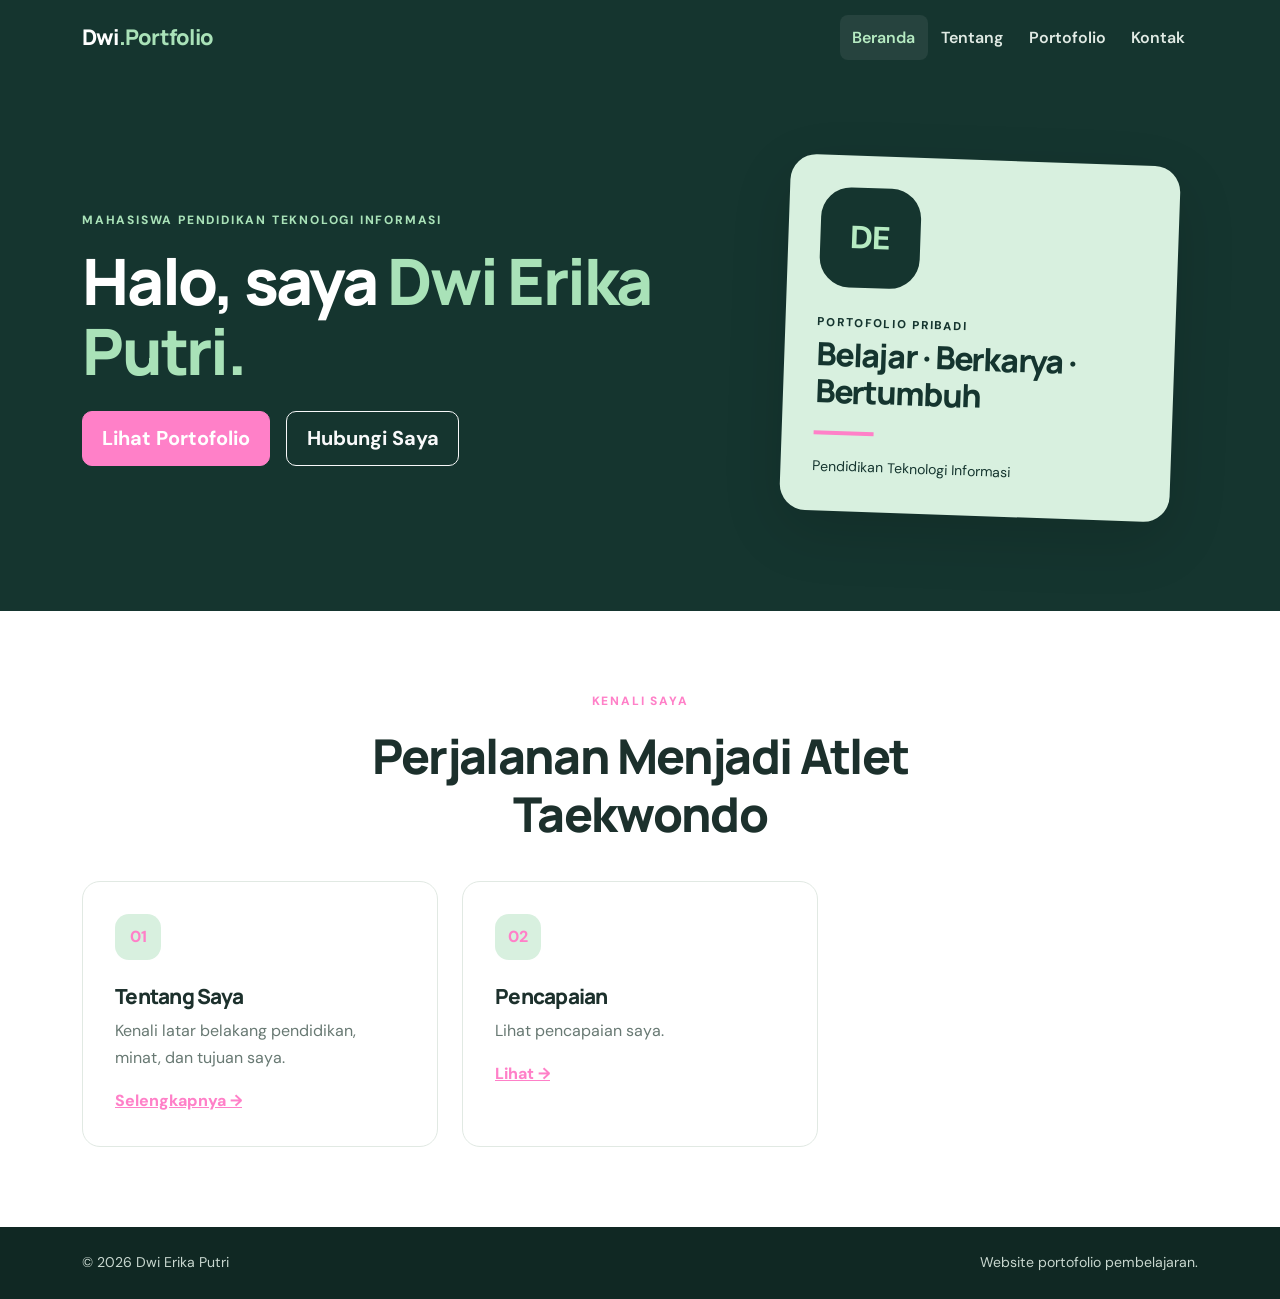
<file: index.html>
<!DOCTYPE html>
<html lang="id">
  <head>
    <meta charset="utf-8">
    <meta name="viewport" content="width=device-width, initial-scale=1">
    <title>Dwi Erika Putri | Portofolio</title>
    <link href="https://cdn.jsdelivr.net/npm/bootstrap@5.3.3/dist/css/bootstrap.min.css" rel="stylesheet">
    <link href="assets/css/style.css" rel="stylesheet">
  </head>
  <body>
    <nav class="navbar navbar-expand-lg navbar-dark sticky-top">
      <div class="container">
        <a class="navbar-brand" href="index.html">Dwi<span>.Portfolio</span></a>
        <button class="navbar-toggler" type="button" data-bs-toggle="collapse" data-bs-target="#nav" aria-controls="nav" aria-expanded="false" aria-label="Buka navigasi"><span class="navbar-toggler-icon"></span></button>
        <div class="collapse navbar-collapse" id="nav">
          <ul class="navbar-nav ms-auto">
            <li class="nav-item">
              <a class="nav-link active" href="index.html">Beranda</a>
            </li>
            <li class="nav-item">
              <a class="nav-link" href="tentang.html">Tentang</a>
            </li>
            <li class="nav-item">
              <a class="nav-link" href="portofolio.html">Portofolio</a>
            </li>
            <li class="nav-item">
              <a class="nav-link" href="kontak.html">Kontak</a>
            </li>
          </ul>
        </div>
      </div>
    </nav>
    <header class="hero">
      <div class="container">
        <div class="row align-items-center g-5">
          <div class="col-lg-7">
            <p class="eyebrow">MAHASISWA PENDIDIKAN TEKNOLOGI INFORMASI</p>
            <h1>Halo, saya <span>Dwi Erika Putri.</span></h1>
            <div class="d-flex flex-wrap gap-3 mt-4">
              <a href="portofolio.html" class="btn btn-primary btn-lg">Lihat Portofolio</a>
              <a href="kontak.html" class="btn btn-outline-light btn-lg">Hubungi Saya</a>
            </div>
          </div>
          <div class="col-lg-5">
            <div class="profile-illustration">
              <div class="avatar">DE</div>
              <p class="mb-1">PORTOFOLIO PRIBADI</p>
              <h2>Belajar · Berkarya · Bertumbuh</h2>
              <div class="decor-line"></div>
              <p class="small mb-0">Pendidikan Teknologi Informasi</p>
            </div>
          </div>
        </div>
      </div>
    </header>
    <main>
      <section class="section">
        <div class="container">
          <div class="section-title">
            <p class="eyebrow">KENALI SAYA</p>
           <h2>Perjalanan Menjadi Atlet Taekwondo</h2>
          </div>
          <div class="row g-4">
            <div class="col-md-4">
              <div class="info-card h-100">
                <span class="number">01</span>
                <h3>Tentang Saya</h3>
                <p>Kenali latar belakang pendidikan, minat, dan tujuan saya.</p>
                <a href="tentang.html">Selengkapnya →</a>
              </div>
            </div>
            <div class="col-md-4">
              <div class="info-card h-100">
                <span class="number">02</span>
                <h3>Pencapaian</h3>
                <p>Lihat pencapaian saya.</p>
                <a href="portofolio.html">Lihat →</a>
              </div>
            </div>
      </section>
    </main>
    <footer>
      <div class="container d-flex flex-column flex-md-row justify-content-between gap-2">
        <span>© <span class="year">2026</span> Dwi Erika Putri</span>
        <span>Website portofolio pembelajaran.</span>
      </div>
    </footer>
    <script src="https://cdn.jsdelivr.net/npm/bootstrap@5.3.3/dist/js/bootstrap.bundle.min.js"></script>
    <script src="assets/js/script.js"></script>
  </body>
</html>
</file>
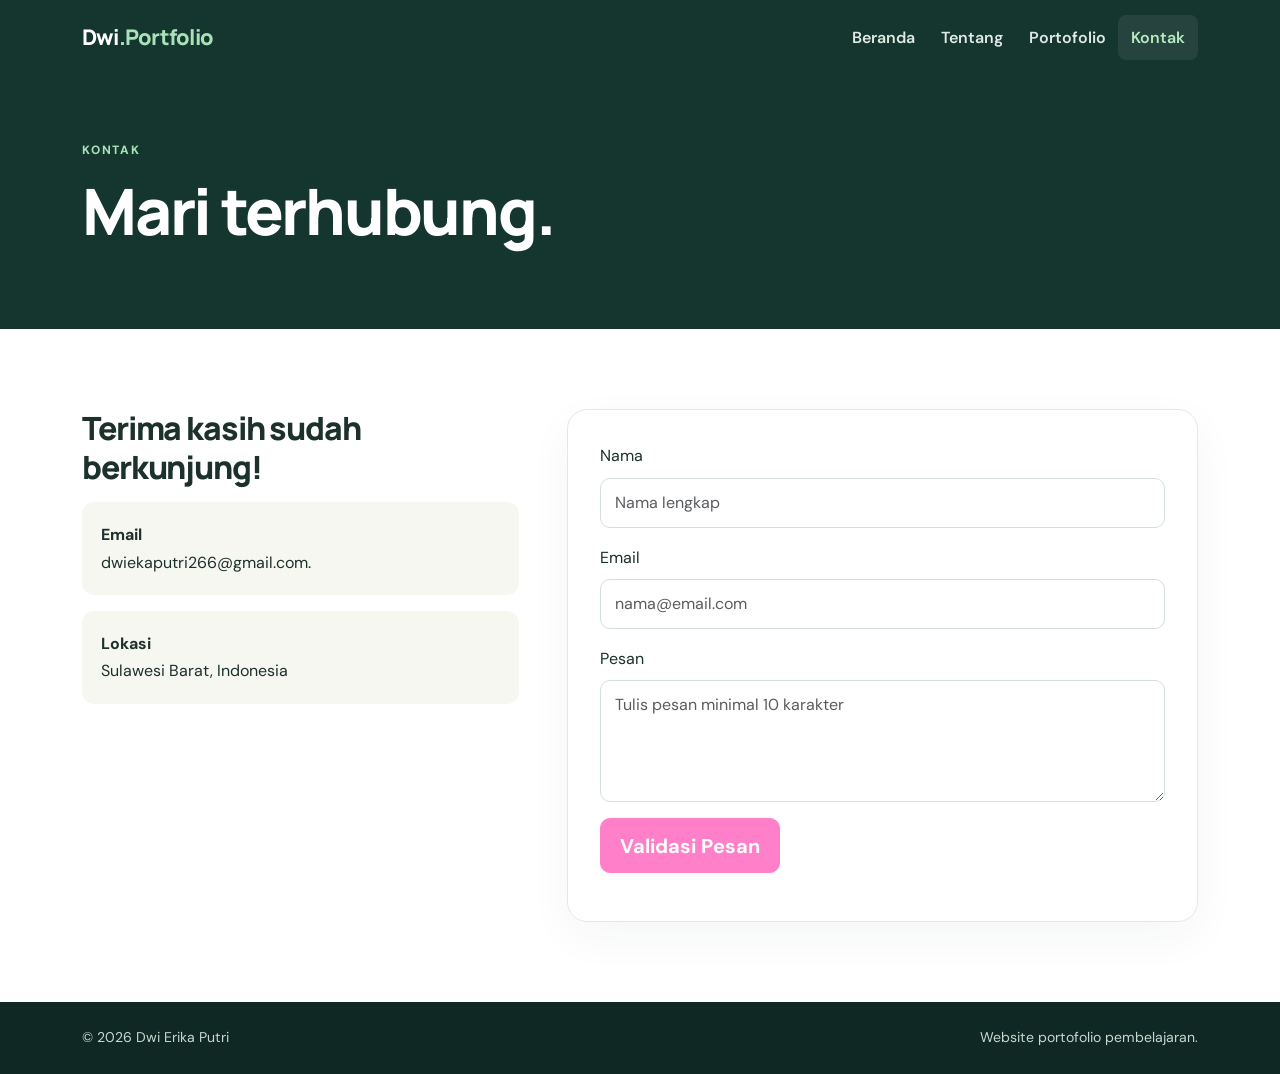
<file: kontak.html>
<!DOCTYPE html>
<html lang="id">
  <head>
    <meta charset="utf-8">
    <meta name="viewport" content="width=device-width, initial-scale=1">
    <title>Kontak | Dwi Erika Putri</title>
    <link href="https://cdn.jsdelivr.net/npm/bootstrap@5.3.3/dist/css/bootstrap.min.css" rel="stylesheet">
    <link href="assets/css/style.css" rel="stylesheet">
  </head>
  <body>
    <nav class="navbar navbar-expand-lg navbar-dark sticky-top">
      <div class="container">
        <a class="navbar-brand" href="index.html">Dwi<span>.Portfolio</span></a>
        <button class="navbar-toggler" type="button" data-bs-toggle="collapse" data-bs-target="#nav" aria-controls="nav" aria-expanded="false" aria-label="Buka navigasi"><span class="navbar-toggler-icon"></span></button>
        <div class="collapse navbar-collapse" id="nav">
          <ul class="navbar-nav ms-auto">
            <li class="nav-item">
              <a class="nav-link" href="index.html">Beranda</a>
            </li>
            <li class="nav-item">
              <a class="nav-link" href="tentang.html">Tentang</a>
            </li>
            <li class="nav-item">
              <a class="nav-link" href="portofolio.html">Portofolio</a>
            </li>
            <li class="nav-item">
              <a class="nav-link active" href="kontak.html">Kontak</a>
            </li>
          </ul>
        </div>
      </div>
    </nav>
    <header class="page-head">
      <div class="container">
        <p class="eyebrow">KONTAK</p>
        <h1>Mari terhubung.</h1>
      </div>
    </header>
    <main class="section">
      <div class="container">
        <div class="row g-5">
          <div class="col-lg-5">
            <h2 class="content-title">Terima kasih sudah berkunjung!</h2>
           
            <div class="contact-note">
              <strong>Email</strong>
              <p class="mb-0">dwiekaputri266@gmail.com.</p>
            </div>
            <div class="contact-note">
              <strong>Lokasi</strong>
              <p class="mb-0">Sulawesi Barat, Indonesia</p>
            </div>
          </div>
          <div class="col-lg-7">
            <form id="contactForm" class="form-panel" novalidate>
              <div class="mb-3">
                <label class="form-label" for="name">Nama</label>
                <input class="form-control" id="name" required minlength="2" placeholder="Nama lengkap">
                <div class="invalid-feedback">Nama minimal 2 karakter.</div>
              </div>
              <div class="mb-3">
                <label class="form-label" for="email">Email</label>
                <input class="form-control" id="email" type="email" required placeholder="nama@email.com">
                <div class="invalid-feedback">Masukkan email yang valid.</div>
              </div>
              <div class="mb-3">
                <label class="form-label" for="message">Pesan</label>
                <textarea class="form-control" id="message" rows="4" required minlength="10" placeholder="Tulis pesan minimal 10 karakter"></textarea>
                <div class="invalid-feedback">Pesan minimal 10 karakter.</div>
              </div>
              <button class="btn btn-primary btn-lg" type="submit">Validasi Pesan</button>
              <div id="contactFeedback" class="mt-3" role="status" aria-live="polite"></div>
            </form>
          </div>
        </div>
      </div>
    </main>
    <footer>
      <div class="container d-flex flex-column flex-md-row justify-content-between gap-2">
        <span>© <span class="year">2026</span> Dwi Erika Putri</span>
        <span>Website portofolio pembelajaran.</span>
      </div>
    </footer>
    <script src="https://cdn.jsdelivr.net/npm/bootstrap@5.3.3/dist/js/bootstrap.bundle.min.js"></script>
    <script src="assets/js/script.js"></script>
  </body>
</html>
</file>
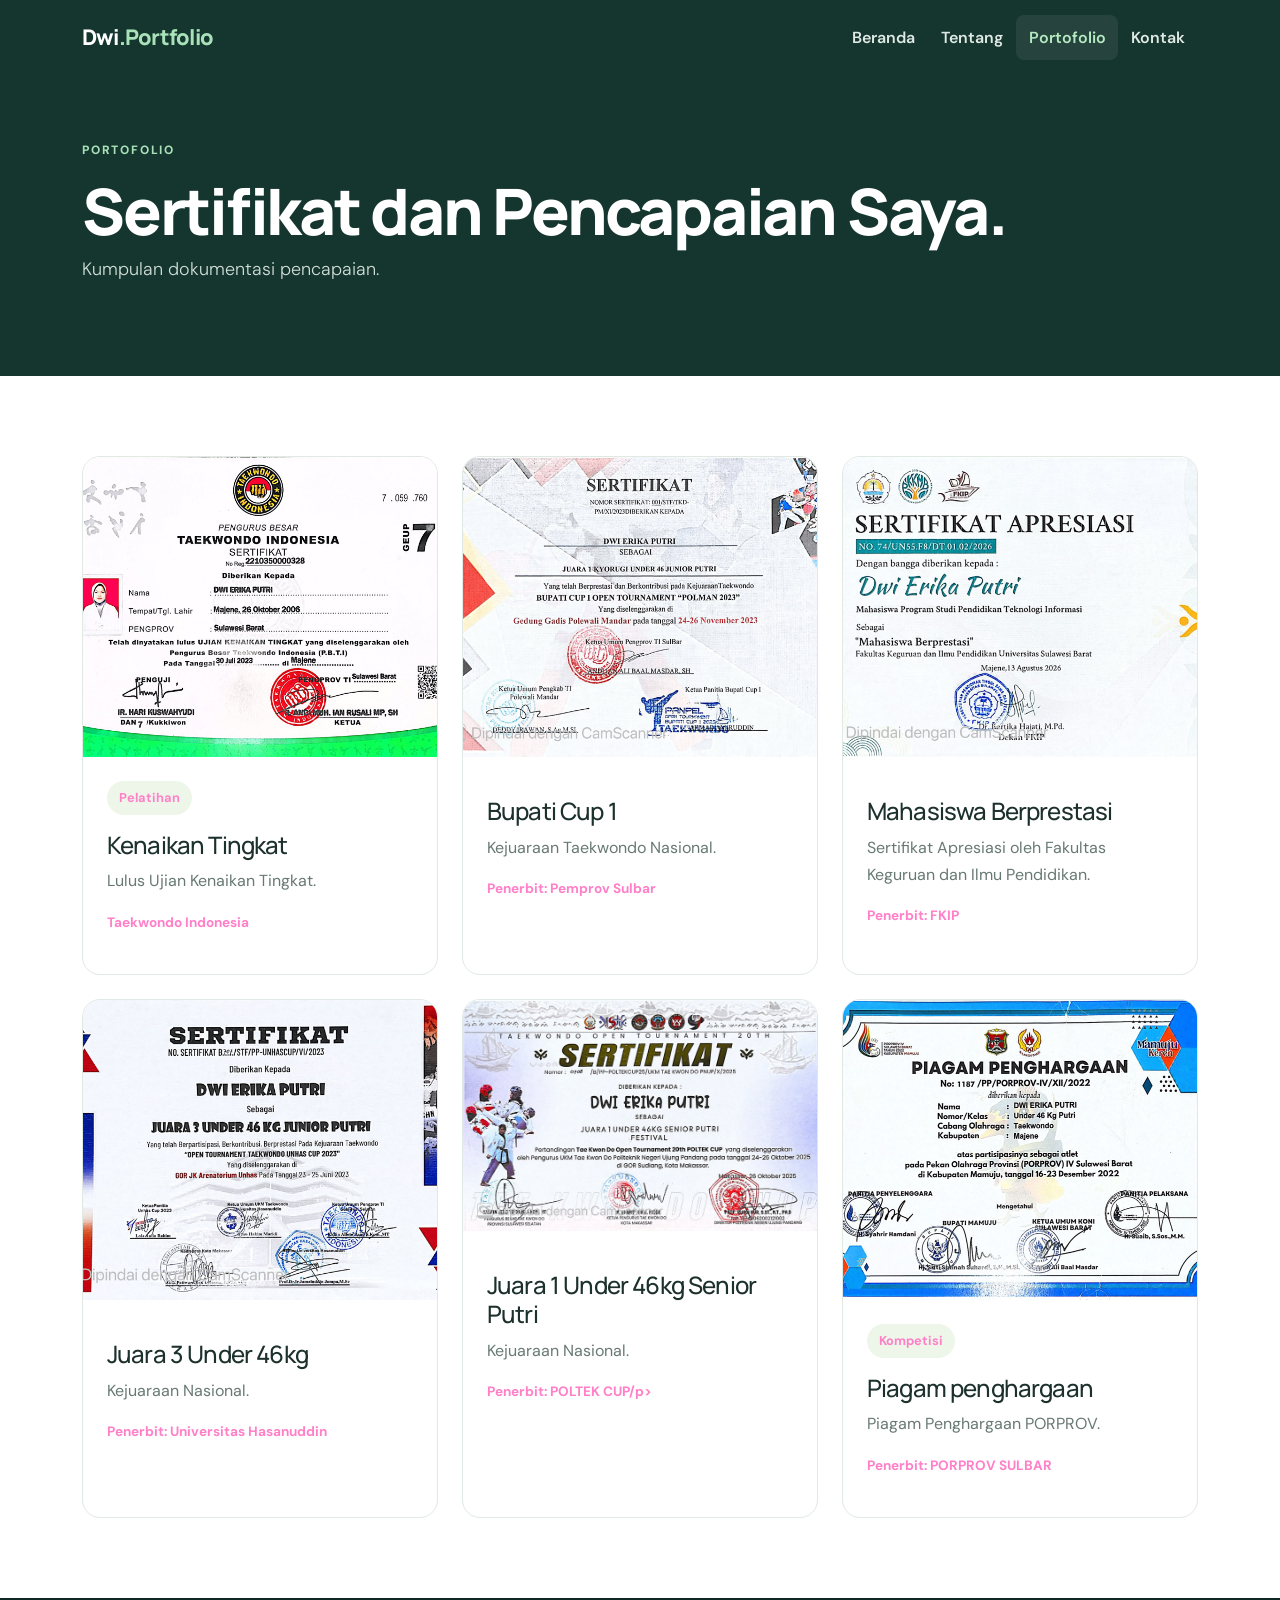
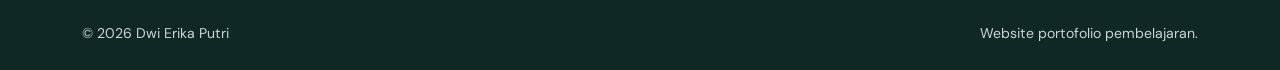
<file: portofolio.html>
<!DOCTYPE html>
<html lang="id">
  <head>
    <meta charset="utf-8">
    <meta name="viewport" content="width=device-width, initial-scale=1">
    <title>Portofolio | Dwi Erika Putri</title>
    <link href="https://cdn.jsdelivr.net/npm/bootstrap@5.3.3/dist/css/bootstrap.min.css" rel="stylesheet">
    <link href="assets/css/style.css" rel="stylesheet">
  </head>
  <body>
    <nav class="navbar navbar-expand-lg navbar-dark sticky-top">
      <div class="container">
        <a class="navbar-brand" href="index.html">Dwi<span>.Portfolio</span></a>
        <button class="navbar-toggler" type="button" data-bs-toggle="collapse" data-bs-target="#nav" aria-controls="nav" aria-expanded="false" aria-label="Buka navigasi"><span class="navbar-toggler-icon"></span></button>
        <div class="collapse navbar-collapse" id="nav">
          <ul class="navbar-nav ms-auto">
            <li class="nav-item">
              <a class="nav-link" href="index.html">Beranda</a>
            </li>
            <li class="nav-item">
              <a class="nav-link" href="tentang.html">Tentang</a>
            </li>
            <li class="nav-item">
              <a class="nav-link active" href="portofolio.html">Portofolio</a>
            </li>
            <li class="nav-item">
              <a class="nav-link" href="kontak.html">Kontak</a>
            </li>
          </ul>
        </div>
      </div>
    </nav>
    <header class="page-head">
      <div class="container">
        <p class="eyebrow">PORTOFOLIO</p>
        <h1>Sertifikat dan Pencapaian Saya.</h1>
        <p class="lead">Kumpulan dokumentasi pencapaian.</p>
      </div>
    </header>
    <main class="section">
      <div class="container">
        <div class="row g-4">
          <!-- Sertifikat 1 -->
          <div class="col-md-6 col-lg-4">
            <article class="project-card h-100">
              <div class="certificate-img-wrap">
                <img src="assets/img/sertifikat1.jpg" alt="Sertifikat 1" class="img-fluid w-100 object-fit-cover" style="height: 300px;">
              </div>
              <div class="p-4">
                <span class="tag">Pelatihan</span>
                <h2 class="h4 mt-3">Kenaikan Tingkat</h2>
                <p class="muted">Lulus Ujian Kenaikan Tingkat.</p>
                <p class="project-status">Taekwondo Indonesia</p>
              </div>
            </article>
          </div>
          <!-- Sertifikat 2 -->
          <div class="col-md-6 col-lg-4">
            <article class="project-card h-100">
              <div class="certificate-img-wrap">
                <img src="assets/img/sertifikat2.jpg" alt="Sertifikat 2" class="img-fluid w-100 object-fit-cover" style="height: 300px;">
              </div>
              <div class="p-4">
                
                <h2 class="h4 mt-3">Bupati Cup 1</h2>
                <p class="muted">Kejuaraan Taekwondo Nasional.</p>
                <p class="project-status">Penerbit: Pemprov Sulbar</p>
              </div>
            </article>
          </div>
          <!-- Sertifikat 3 -->
          <div class="col-md-6 col-lg-4">
            <article class="project-card h-100">
              <div class="certificate-img-wrap">
                <img src="assets/img/sertifikat3.jpg" alt="Sertifikat 3" class="img-fluid w-100 object-fit-cover" style="height: 300px;">
              </div>
              <div class="p-4">
                
                <h2 class="h4 mt-3">Mahasiswa Berprestasi</h2>
                <p class="muted">Sertifikat Apresiasi oleh Fakultas Keguruan dan Ilmu Pendidikan.</p>
                <p class="project-status">Penerbit: FKIP</p>
              </div>
            </article>
          </div>
          <!-- Sertifikat 4 -->
          <div class="col-md-6 col-lg-4">
            <article class="project-card h-100">
              <div class="certificate-img-wrap">
                <img src="assets/img/sertifikat4.jpg" alt="Sertifikat 4" class="img-fluid w-100 object-fit-cover" style="height: 300px;">
              </div>
              <div class="p-4">
                
                <h2 class="h4 mt-3">Juara 3 Under 46kg</h2>
                <p class="muted">Kejuaraan Nasional.</p>
                <p class="project-status">Penerbit: Universitas Hasanuddin</p>
              </div>
            </article>
          </div>
          <!-- Sertifikat 5 -->
          <div class="col-md-6 col-lg-4">
            <article class="project-card h-100">
              <div class="certificate-img-wrap">
                <img src="assets/img/sertifikat5.jpg" alt="Sertifikat 5" class="img-fluid w-100 object-fit-cover" style="height: ,300px;">
              </div>
              <div class="p-4">
                <h2 class="h4 mt-3">Juara 1 Under 46kg Senior Putri</h2>
                <p class="muted">Kejuaraan Nasional.</p>
                <p class="project-status">Penerbit: POLTEK CUP/p>
              </div>
            </article>
          </div>
          <!-- Sertifikat 6 -->
          <div class="col-md-6 col-lg-4">
            <article class="project-card h-100">
              <div class="certificate-img-wrap">
                <img src="assets/img/sertifikat6.jpg" alt="Sertifikat 6" class="img-fluid w-100 object-fit-cover" style="height: 300px;">
              </div>
              <div class="p-4">
                <span class="tag">Kompetisi</span>
                <h2 class="h4 mt-3">Piagam penghargaan</h2>
                <p class="muted">Piagam Penghargaan PORPROV.</p>
                <p class="project-status">Penerbit: PORPROV SULBAR</p>
              </div>
            </article>
          </div>
        </div> 
      </div>
    </main>
    <footer>
      <div class="container d-flex flex-column flex-md-row justify-content-between gap-2">
        <span>© <span class="year">2026</span> Dwi Erika Putri</span>
        <span>Website portofolio pembelajaran.</span>
      </div>
    </footer>
    <script src="https://cdn.jsdelivr.net/npm/bootstrap@5.3.3/dist/js/bootstrap.bundle.min.js"></script>
    <script src="assets/js/script.js"></script>
  </body>
</html>
</file>
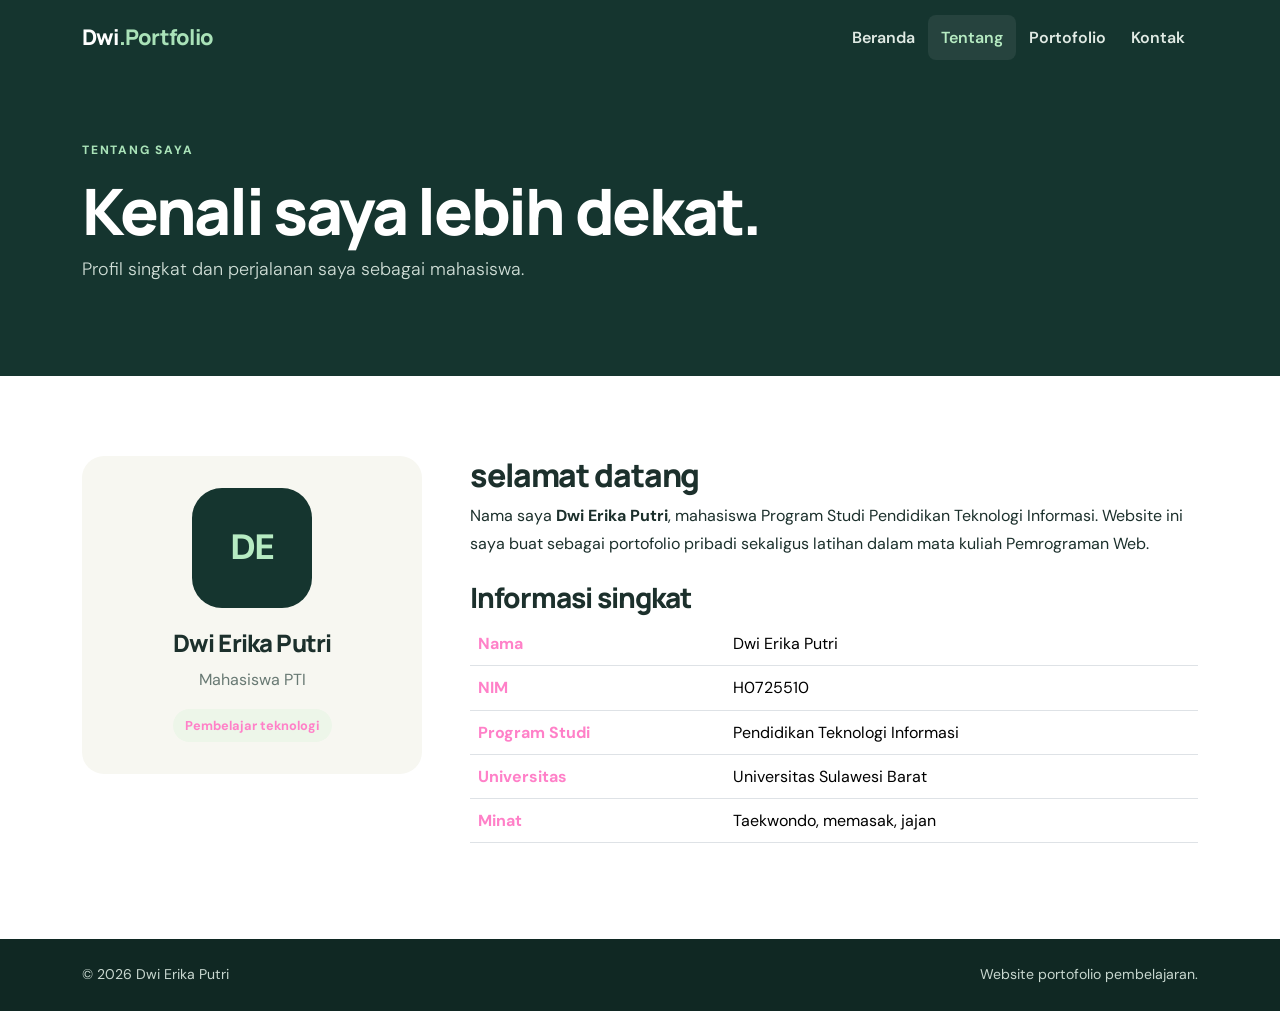
<file: tentang.html>
<!DOCTYPE html>
<html lang="id">
  <head>
    <meta charset="utf-8">
    <meta name="viewport" content="width=device-width, initial-scale=1">
    <title>Tentang Saya | Dwi Erika Putri</title>
    <link href="https://cdn.jsdelivr.net/npm/bootstrap@5.3.3/dist/css/bootstrap.min.css" rel="stylesheet">
    <link href="assets/css/style.css" rel="stylesheet">
  </head>
  <body>
    <nav class="navbar navbar-expand-lg navbar-dark sticky-top">
      <div class="container">
        <a class="navbar-brand" href="index.html">Dwi<span>.Portfolio</span></a>
        <button class="navbar-toggler" type="button" data-bs-toggle="collapse" data-bs-target="#nav" aria-controls="nav" aria-expanded="false" aria-label="Buka navigasi"><span class="navbar-toggler-icon"></span></button>
        <div class="collapse navbar-collapse" id="nav">
          <ul class="navbar-nav ms-auto">
            <li class="nav-item">
              <a class="nav-link" href="index.html">Beranda</a>
            </li>
            <li class="nav-item">
              <a class="nav-link active" href="tentang.html">Tentang</a>
            </li>
            <li class="nav-item">
              <a class="nav-link" href="portofolio.html">Portofolio</a>
            </li>
            <li class="nav-item">
              <a class="nav-link" href="kontak.html">Kontak</a>
            </li>
          </ul>
        </div>
      </div>
    </nav>
    <header class="page-head">
      <div class="container">
        <p class="eyebrow">TENTANG SAYA</p>
        <h1>Kenali saya lebih dekat.</h1>
        <p class="lead">Profil singkat dan perjalanan saya sebagai mahasiswa.</p>
      </div>
    </header>
    <main class="section">
      <div class="container">
        <div class="row g-5">
          <div class="col-lg-4">
            <div class="about-box text-center">
              <div class="avatar large">DE</div>
              <h2>Dwi Erika Putri</h2>
              <p class="muted">Mahasiswa PTI</p>
              <span class="tag">Pembelajar teknologi</span>
            </div>
          </div>
          <div class="col-lg-8">
            <h2 class="content-title">selamat datang</h2>
            <p>Nama saya <strong>Dwi Erika Putri</strong>, mahasiswa Program Studi Pendidikan Teknologi Informasi. Website ini saya buat sebagai portofolio pribadi sekaligus latihan dalam mata kuliah Pemrograman Web.</p>
   
            <h3 class="mt-4">Informasi singkat</h3>
            <div class="table-responsive">
              <table class="table profile-table">
                <tbody>
                  <tr>
                    <th>Nama</th>
                    <td>Dwi Erika Putri</td>
                  </tr>
                  <tr>
                    <th>NIM</th>
                    <td>H0725510</td>
                  </tr>
                  <tr>
                    <th>Program Studi</th>
                    <td>Pendidikan Teknologi Informasi</td>
                  </tr>
                  <tr>
                    <th>Universitas</th>
                    <td>Universitas Sulawesi Barat</td>
                  </tr>
                  <tr>
                    <th>Minat</th>
                    <td>Taekwondo, memasak, jajan</td>
                  </tr>
                </tbody>
              </table>
            </div>
          </div>
        </div>
      </div>
    </main>
    <footer>
      <div class="container d-flex flex-column flex-md-row justify-content-between gap-2">
        <span>© <span class="year">2026</span> Dwi Erika Putri</span>
        <span>Website portofolio pembelajaran.</span>
      </div>
    </footer>
    <script src="https://cdn.jsdelivr.net/npm/bootstrap@5.3.3/dist/js/bootstrap.bundle.min.js"></script>
    <script src="assets/js/script.js"></script>
  </body>
</html>
</file>
<file: assets/css/style.css>
@import url('https://fonts.googleapis.com/css2?family=DM+Sans:wght@400;500;600;700&family=Manrope:wght@400;500;600;700;800&display=swap');
  :root {
  --dark:#15352f;
  --green:#ff80c8;
  --mint:#d8f0df;
  --cream:#f7f7f1;
  --ink:#1c302c;
  --muted:#687973;
  --line:#e1e9e3;
}
  * {
  box-sizing:border-box
}
  body {
  font-family:'DM Sans',sans-serif;
  color:var(--ink);
  line-height:1.7
}
  h1,h2,h3,.navbar-brand {
  font-family:'Manrope',sans-serif;
  font-weight:800;
  letter-spacing:-.035em
}
  .navbar {
  background:var(--dark);
  padding:14px 0
}
  .navbar-brand {
  font-size:1.35rem;
  color:white
}
  .navbar-brand span {
  color:#a9e2b8
}
  .nav-link {
  color:#e0eae4!important;
  font-weight:600;
  border-radius:8px;
  padding:.55rem .8rem!important
}
  .nav-link:hover,.nav-link.active {
  color:#b6ebc2!important;
  background:#ffffff12
}
  .hero {
  background:var(--dark);
  color:white;
  padding:85px 0 95px;
  overflow:hidden
}
  .eyebrow {
  color:var(--green);
  font-size:.75rem;
  letter-spacing:.15em;
  font-weight:800;
  margin-bottom:1rem
}
  .hero .eyebrow,.page-head .eyebrow,.callout .eyebrow {
  color:#a9e2b8
}
  .hero h1 {
  font-size:clamp(2.5rem,5vw,4.5rem);
  line-height:1.1;
  max-width:760px
}
  .hero h1 span {
  color:#a9e2b8
}
  .hero .lead,.page-head .lead {
  color:#d0ded7;
  max-width:650px;
  font-size:1.12rem
}
  .btn {
  border-radius:10px;
  font-weight:700;
  padding:.72rem 1.2rem
}
  .btn-primary {
  background:var(--green);
  border-color:var(--green)
}
  .btn-primary:hover {
  background:#1e5c49;
  border-color:#1e5c49
}
  .btn-outline-light:hover {
  color:var(--dark)
}
  .hero-tags {
  display:flex;
  gap:9px;
  flex-wrap:wrap
}
  .hero-tags span,.tag {
  display:inline-block;
  border-radius:99px;
  background:#ffffff18;
  padding:6px 12px;
  font-size:.8rem;
  font-weight:700
}
  .profile-illustration {
  background:#d8f0df;
  color:var(--dark);
  padding:2rem;
  border-radius:26px;
  max-width:390px;
  margin:auto;
  transform:rotate(2deg);
  box-shadow:0 20px 60px #0002
}
  .profile-illustration>p:first-of-type {
  font-size:.72rem;
  letter-spacing:.15em;
  font-weight:800
}
  .profile-illustration h2 {
  font-size:2rem;
  line-height:1.15
}
  .avatar {
  width:100px;
  height:100px;
  border-radius:30px;
  background:var(--dark);
  color:#b6ebc2;
  display:grid;
  place-items:center;
  font-size:2rem;
  font-weight:800;
  margin-bottom:1.6rem
}
  .avatar.large {
  margin:0 auto 1.3rem;
  width:120px;
  height:120px;
  font-size:2.2rem
}
  .decor-line {
  height:4px;
  width:60px;
  background:var(--green);
  margin:1.3rem 0
}
  .section {
  padding:80px 0
}
  .section-title {
  text-align:center;
  max-width:660px;
  margin:0 auto 2.4rem
}
  .section-title h2 {
  font-size:clamp(2rem,4vw,3rem)
}
  .section-title>p:last-child {
  color:var(--muted)
}
  .info-card,.project-card,.article-card {
  border:1px solid var(--line);
  border-radius:18px;
  overflow:hidden;
  background:white;
  transition:.2s
}
  .info-card {
  padding:2rem
}
  .info-card:hover,.project-card:hover,.article-card:hover {
  transform:translateY(-4px);
  box-shadow:0 16px 40px #15352f12
}
  .number {
  display:grid;
  place-items:center;
  width:46px;
  height:46px;
  background:var(--mint);
  color:var(--green);
  font-weight:800;
  border-radius:14px;
  margin-bottom:1.5rem
}
  .info-card h3 {
  font-size:1.3rem
}
  .info-card p,.muted {
  color:var(--muted)
}
  .info-card a {
  font-weight:800;
  color:var(--green)
}
  .callout {
  background:var(--green);
  color:white;
  padding:60px 0
}
  .callout h2 {
  font-size:clamp(1.8rem,4vw,3rem);
  max-width:850px;
  line-height:1.25
}
  .page-head {
  background:var(--dark);
  color:white;
  padding:65px 0 75px
}
  .page-head h1 {
  font-size:clamp(2.3rem,5vw,4rem);
  line-height:1.1
}
  .about-box {
  padding:2rem;
  background:var(--cream);
  border-radius:22px
}
  .about-box h2 {
  font-size:1.5rem
}
  .tag {
  background:#edf6e9;
  color:var(--green)
}
  .content-title {
  font-size:2rem
}
  .profile-table th {
  width:35%;
  color:var(--green)
}
  .project-art {
  height:185px;
  padding:1.4rem;
  display:flex;
  align-items:flex-end;
  justify-content:space-between;
  color:var(--dark)
}
  .project-art span {
  align-self:flex-start;
  font-weight:800
}
  .project-art b {
  font-family:'Manrope';
  font-size:2rem;
  letter-spacing:-.05em
}
  .art1 {
  background:linear-gradient(135deg,#d8f0df,#9bcbb1)
}
  .art2 {
  background:linear-gradient(135deg,#d7e9e2,#86b6a4)
}
  .art3 {
  background:linear-gradient(135deg,#f1dfb7,#e4b98d)
}
  .project-status {
  font-size:.85rem;
  color:var(--green);
  font-weight:700
}
  .article-card {
  padding:2rem
}
  .article-card h2 {
  font-size:1.55rem;
  margin-bottom:1rem
}
  .article-card p {
  color:var(--muted)
}
  .notice,.contact-note {
  background:var(--cream);
  padding:1.2rem;
  border-radius:12px;
  margin-top:1rem
}
  .form-panel {
  padding:2rem;
  border:1px solid var(--line);
  border-radius:20px;
  box-shadow:0 15px 45px #15352f0b
}
  .form-control {
  padding:.75rem .9rem;
  border-radius:10px;
  border-color:#d4e0d8
}
  .form-control:focus {
  border-color:var(--green);
  box-shadow:0 0 0 .2rem #28745d20
}
  .feedback-success,.feedback-error {
  padding:12px 14px;
  border-radius:10px
}
  .feedback-success {
  background:#e7f6e9;
  color:#20663c
}
  .feedback-error {
  background:#fff0ed;
  color:#9a3024
}
  footer {
  background:#102823;
  color:#c8d7cf;
  padding:24px 0;
  font-size:.88rem
}
  @media(max-width:767px) {
  .hero {
  padding:60px 0
}
  .profile-illustration {
  margin-top:1rem
}
  .section {
  padding:58px 0
}
  .page-head {
  padding:50px 0 58px
}
  .form-panel {
  padding:1.4rem
}
  .nav-link {
  padding:.65rem .8rem!important
}
  
}
</file>
